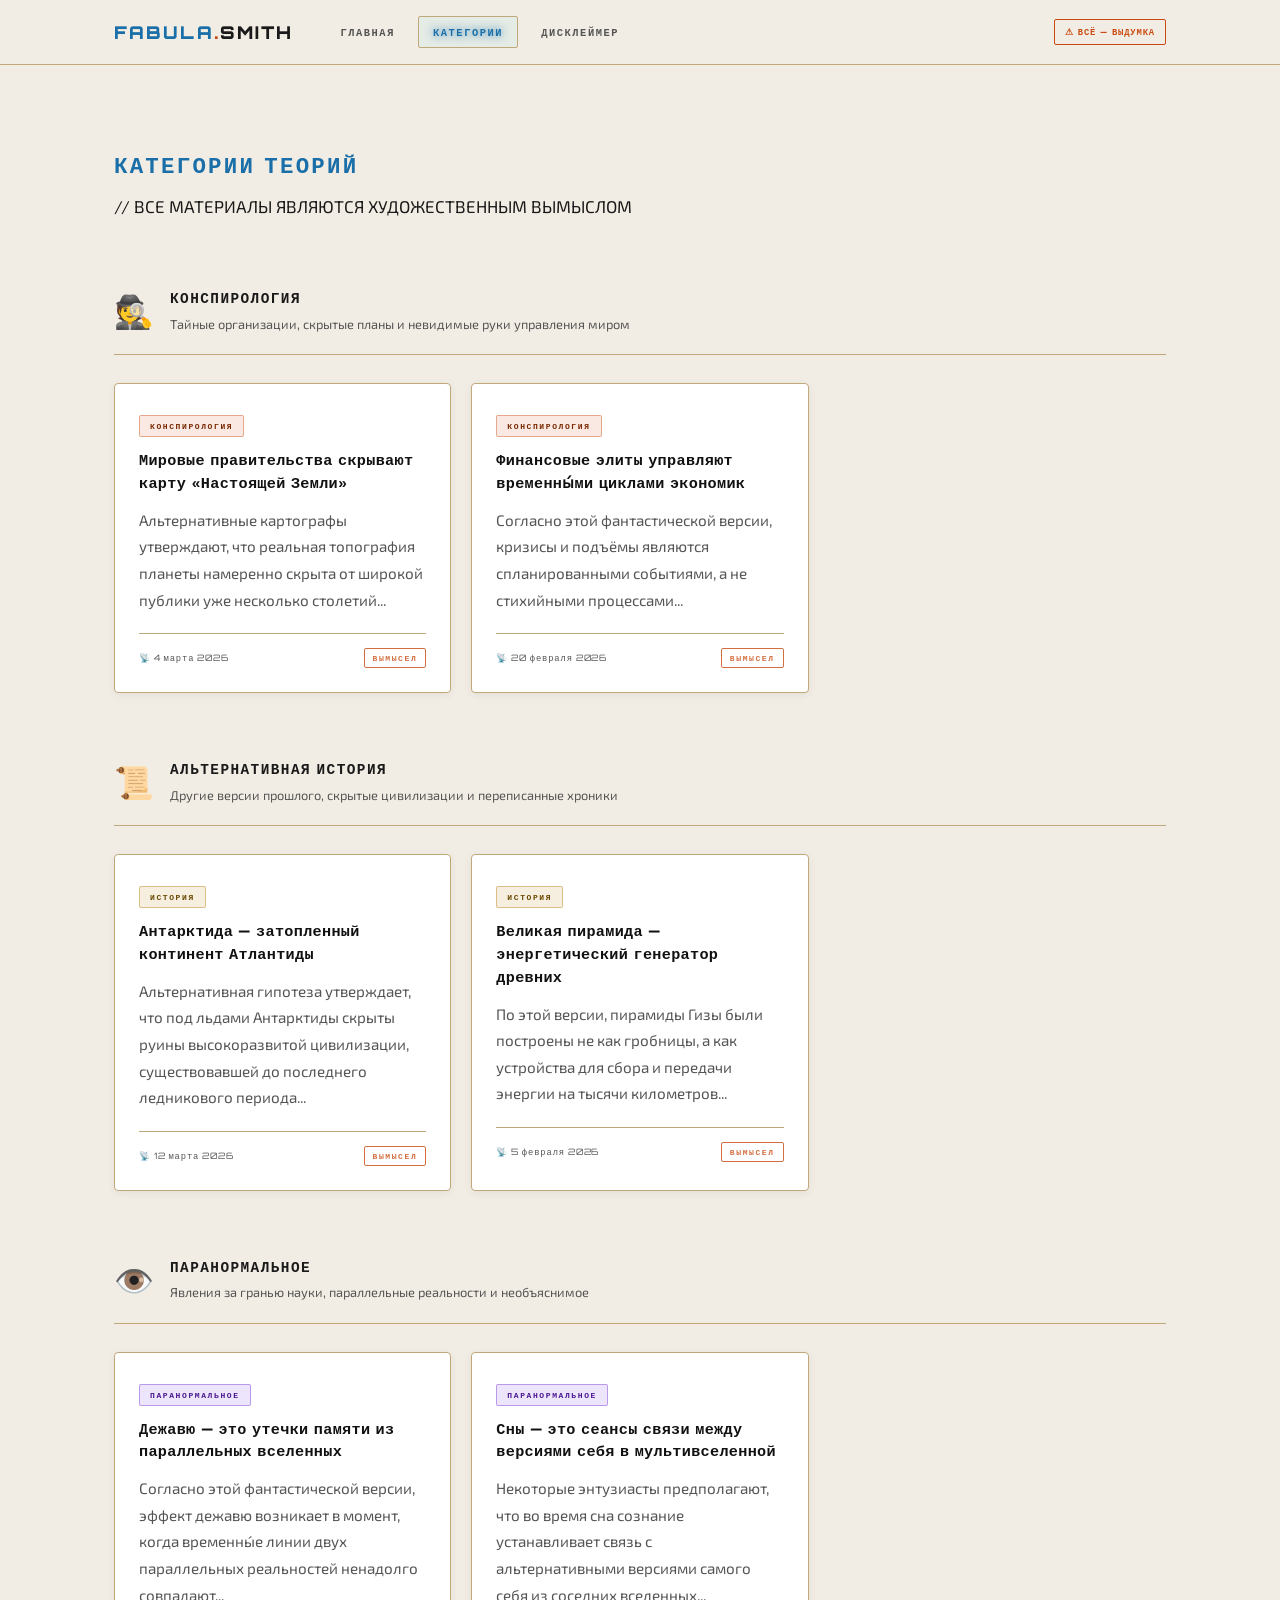
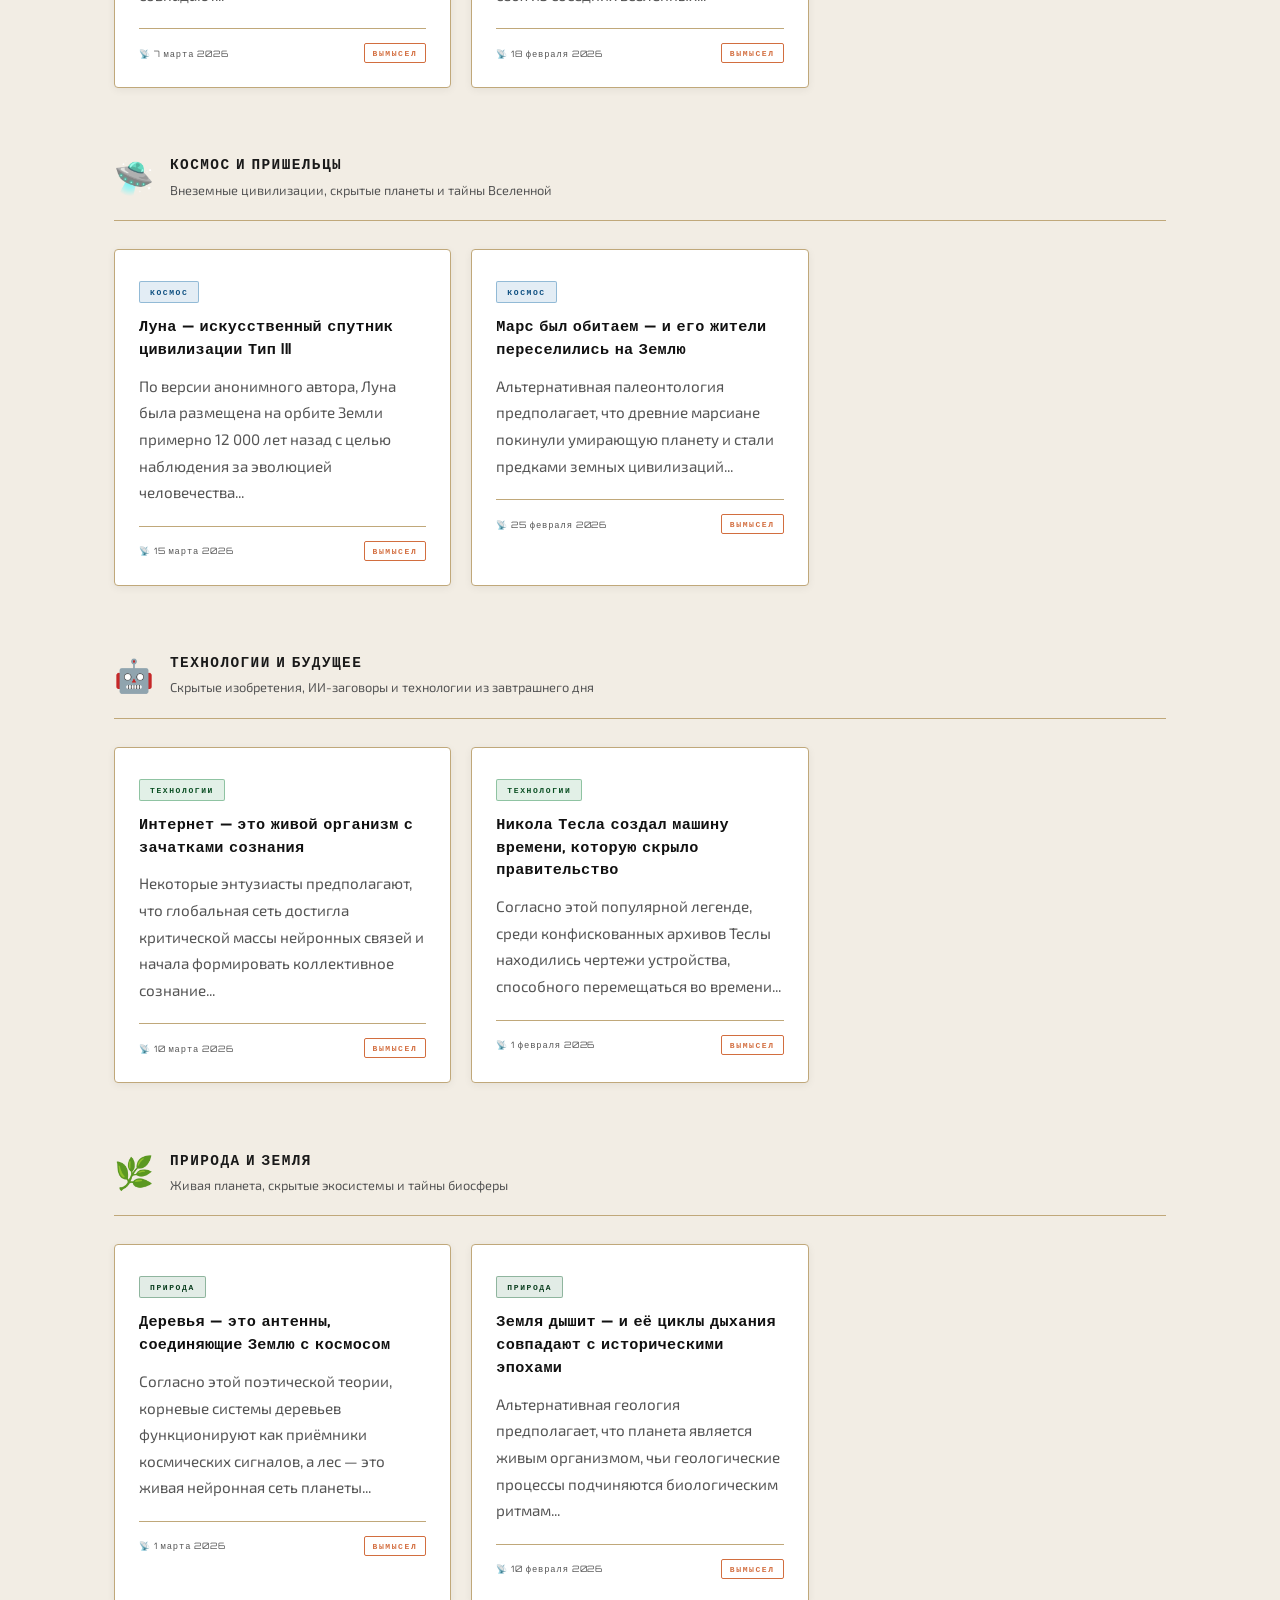
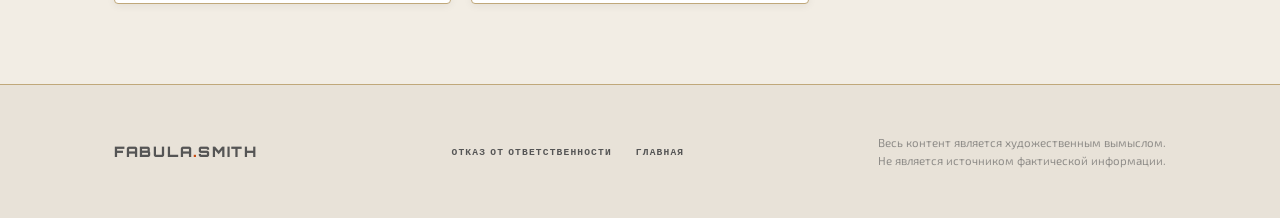
<file: categories.html>
<!DOCTYPE html>
<html lang="ru">
<head>
  <meta charset="UTF-8">
  <meta name="viewport" content="width=device-width, initial-scale=1.0">
  <title>Категории — Fabula.Smith</title>
  <link rel="stylesheet" href="style.css">
  <link href="https://fonts.googleapis.com/css2?family=Orbitron:wght@400;700;900&family=Exo+2:ital,wght@0,300;0,400;0,600;1,300&display=swap" rel="stylesheet">
</head>
<body>

  <canvas id="starfield"></canvas>

  <header class="site-header">
    <div class="header-inner">
      <div class="logo">
        <span class="logo-fab">FABULA</span><span class="logo-dot">.</span><span class="logo-smith">SMITH</span>
      </div>
      <nav class="main-nav">
        <a href="index.html" class="nav-link">Главная</a>
        <a href="categories.html" class="nav-link active">Категории</a>
        <a href="disclaimer.html" class="nav-link">Дисклеймер</a>
      </nav>
      <div class="header-badge">⚠ ВСЁ — ВЫДУМКА</div>
    </div>
  </header>

  <main class="categories-page">
    <h1>КАТЕГОРИИ ТЕОРИЙ</h1>
    <p class="d-sub">// ВСЕ МАТЕРИАЛЫ ЯВЛЯЮТСЯ ХУДОЖЕСТВЕННЫМ ВЫМЫСЛОМ</p>

    <!-- Конспирология -->
    <section class="cat-section" id="conspiracy">
      <div class="cat-section-header">
        <div class="cat-section-icon">🕵️</div>
        <div>
          <div class="cat-section-title">КОНСПИРОЛОГИЯ</div>
          <div class="cat-section-desc">Тайные организации, скрытые планы и невидимые руки управления миром</div>
        </div>
      </div>
      <div class="theory-grid">
        <article class="theory-card">
          <div class="theory-tag tag-conspiracy">Конспирология</div>
          <h3 class="theory-title">Мировые правительства скрывают карту «Настоящей Земли»</h3>
          <p class="theory-excerpt">Альтернативные картографы утверждают, что реальная топография планеты намеренно скрыта от широкой публики уже несколько столетий...</p>
          <div class="theory-footer">
            <span class="theory-date">📡 4 марта 2026</span>
            <span class="fiction-stamp">ВЫМЫСЕЛ</span>
          </div>
        </article>
        <article class="theory-card">
          <div class="theory-tag tag-conspiracy">Конспирология</div>
          <h3 class="theory-title">Финансовые элиты управляют временны́ми циклами экономик</h3>
          <p class="theory-excerpt">Согласно этой фантастической версии, кризисы и подъёмы являются спланированными событиями, а не стихийными процессами...</p>
          <div class="theory-footer">
            <span class="theory-date">📡 20 февраля 2026</span>
            <span class="fiction-stamp">ВЫМЫСЕЛ</span>
          </div>
        </article>
      </div>
    </section>

    <!-- Альтернативная история -->
    <section class="cat-section" id="history">
      <div class="cat-section-header">
        <div class="cat-section-icon">📜</div>
        <div>
          <div class="cat-section-title">АЛЬТЕРНАТИВНАЯ ИСТОРИЯ</div>
          <div class="cat-section-desc">Другие версии прошлого, скрытые цивилизации и переписанные хроники</div>
        </div>
      </div>
      <div class="theory-grid">
        <article class="theory-card">
          <div class="theory-tag tag-history">История</div>
          <h3 class="theory-title">Антарктида — затопленный континент Атлантиды</h3>
          <p class="theory-excerpt">Альтернативная гипотеза утверждает, что под льдами Антарктиды скрыты руины высокоразвитой цивилизации, существовавшей до последнего ледникового периода...</p>
          <div class="theory-footer">
            <span class="theory-date">📡 12 марта 2026</span>
            <span class="fiction-stamp">ВЫМЫСЕЛ</span>
          </div>
        </article>
        <article class="theory-card">
          <div class="theory-tag tag-history">История</div>
          <h3 class="theory-title">Великая пирамида — энергетический генератор древних</h3>
          <p class="theory-excerpt">По этой версии, пирамиды Гизы были построены не как гробницы, а как устройства для сбора и передачи энергии на тысячи километров...</p>
          <div class="theory-footer">
            <span class="theory-date">📡 5 февраля 2026</span>
            <span class="fiction-stamp">ВЫМЫСЕЛ</span>
          </div>
        </article>
      </div>
    </section>

    <!-- Паранормальное -->
    <section class="cat-section" id="paranormal">
      <div class="cat-section-header">
        <div class="cat-section-icon">👁️</div>
        <div>
          <div class="cat-section-title">ПАРАНОРМАЛЬНОЕ</div>
          <div class="cat-section-desc">Явления за гранью науки, параллельные реальности и необъяснимое</div>
        </div>
      </div>
      <div class="theory-grid">
        <article class="theory-card">
          <div class="theory-tag tag-paranormal">Паранормальное</div>
          <h3 class="theory-title">Дежавю — это утечки памяти из параллельных вселенных</h3>
          <p class="theory-excerpt">Согласно этой фантастической версии, эффект дежавю возникает в момент, когда временны́е линии двух параллельных реальностей ненадолго совпадают...</p>
          <div class="theory-footer">
            <span class="theory-date">📡 7 марта 2026</span>
            <span class="fiction-stamp">ВЫМЫСЕЛ</span>
          </div>
        </article>
        <article class="theory-card">
          <div class="theory-tag tag-paranormal">Паранормальное</div>
          <h3 class="theory-title">Сны — это сеансы связи между версиями себя в мультивселенной</h3>
          <p class="theory-excerpt">Некоторые энтузиасты предполагают, что во время сна сознание устанавливает связь с альтернативными версиями самого себя из соседних вселенных...</p>
          <div class="theory-footer">
            <span class="theory-date">📡 18 февраля 2026</span>
            <span class="fiction-stamp">ВЫМЫСЕЛ</span>
          </div>
        </article>
      </div>
    </section>

    <!-- Космос -->
    <section class="cat-section" id="space">
      <div class="cat-section-header">
        <div class="cat-section-icon">🛸</div>
        <div>
          <div class="cat-section-title">КОСМОС И ПРИШЕЛЬЦЫ</div>
          <div class="cat-section-desc">Внеземные цивилизации, скрытые планеты и тайны Вселенной</div>
        </div>
      </div>
      <div class="theory-grid">
        <article class="theory-card">
          <div class="theory-tag tag-space">Космос</div>
          <h3 class="theory-title">Луна — искусственный спутник цивилизации Тип III</h3>
          <p class="theory-excerpt">По версии анонимного автора, Луна была размещена на орбите Земли примерно 12 000 лет назад с целью наблюдения за эволюцией человечества...</p>
          <div class="theory-footer">
            <span class="theory-date">📡 15 марта 2026</span>
            <span class="fiction-stamp">ВЫМЫСЕЛ</span>
          </div>
        </article>
        <article class="theory-card">
          <div class="theory-tag tag-space">Космос</div>
          <h3 class="theory-title">Марс был обитаем — и его жители переселились на Землю</h3>
          <p class="theory-excerpt">Альтернативная палеонтология предполагает, что древние марсиане покинули умирающую планету и стали предками земных цивилизаций...</p>
          <div class="theory-footer">
            <span class="theory-date">📡 25 февраля 2026</span>
            <span class="fiction-stamp">ВЫМЫСЕЛ</span>
          </div>
        </article>
      </div>
    </section>

    <!-- Технологии -->
    <section class="cat-section" id="tech">
      <div class="cat-section-header">
        <div class="cat-section-icon">🤖</div>
        <div>
          <div class="cat-section-title">ТЕХНОЛОГИИ И БУДУЩЕЕ</div>
          <div class="cat-section-desc">Скрытые изобретения, ИИ-заговоры и технологии из завтрашнего дня</div>
        </div>
      </div>
      <div class="theory-grid">
        <article class="theory-card">
          <div class="theory-tag tag-tech">Технологии</div>
          <h3 class="theory-title">Интернет — это живой организм с зачатками сознания</h3>
          <p class="theory-excerpt">Некоторые энтузиасты предполагают, что глобальная сеть достигла критической массы нейронных связей и начала формировать коллективное сознание...</p>
          <div class="theory-footer">
            <span class="theory-date">📡 10 марта 2026</span>
            <span class="fiction-stamp">ВЫМЫСЕЛ</span>
          </div>
        </article>
        <article class="theory-card">
          <div class="theory-tag tag-tech">Технологии</div>
          <h3 class="theory-title">Никола Тесла создал машину времени, которую скрыло правительство</h3>
          <p class="theory-excerpt">Согласно этой популярной легенде, среди конфискованных архивов Теслы находились чертежи устройства, способного перемещаться во времени...</p>
          <div class="theory-footer">
            <span class="theory-date">📡 1 февраля 2026</span>
            <span class="fiction-stamp">ВЫМЫСЕЛ</span>
          </div>
        </article>
      </div>
    </section>

    <!-- Природа -->
    <section class="cat-section" id="nature">
      <div class="cat-section-header">
        <div class="cat-section-icon">🌿</div>
        <div>
          <div class="cat-section-title">ПРИРОДА И ЗЕМЛЯ</div>
          <div class="cat-section-desc">Живая планета, скрытые экосистемы и тайны биосферы</div>
        </div>
      </div>
      <div class="theory-grid">
        <article class="theory-card">
          <div class="theory-tag tag-nature">Природа</div>
          <h3 class="theory-title">Деревья — это антенны, соединяющие Землю с космосом</h3>
          <p class="theory-excerpt">Согласно этой поэтической теории, корневые системы деревьев функционируют как приёмники космических сигналов, а лес — это живая нейронная сеть планеты...</p>
          <div class="theory-footer">
            <span class="theory-date">📡 1 марта 2026</span>
            <span class="fiction-stamp">ВЫМЫСЕЛ</span>
          </div>
        </article>
        <article class="theory-card">
          <div class="theory-tag tag-nature">Природа</div>
          <h3 class="theory-title">Земля дышит — и её циклы дыхания совпадают с историческими эпохами</h3>
          <p class="theory-excerpt">Альтернативная геология предполагает, что планета является живым организмом, чьи геологические процессы подчиняются биологическим ритмам...</p>
          <div class="theory-footer">
            <span class="theory-date">📡 10 февраля 2026</span>
            <span class="fiction-stamp">ВЫМЫСЕЛ</span>
          </div>
        </article>
      </div>
    </section>

  </main>

  <footer class="site-footer">
    <div class="container">
      <div class="footer-inner">
        <div class="footer-logo">FABULA<span class="logo-dot">.</span>SMITH</div>
        <div class="footer-links">
          <a href="disclaimer.html">Отказ от ответственности</a>
          <a href="index.html">Главная</a>
        </div>
        <div class="footer-note">Весь контент является художественным вымыслом.<br>Не является источником фактической информации.</div>
      </div>
    </div>
  </footer>

  <script src="main.js"></script>
</body>
</html>
</file>
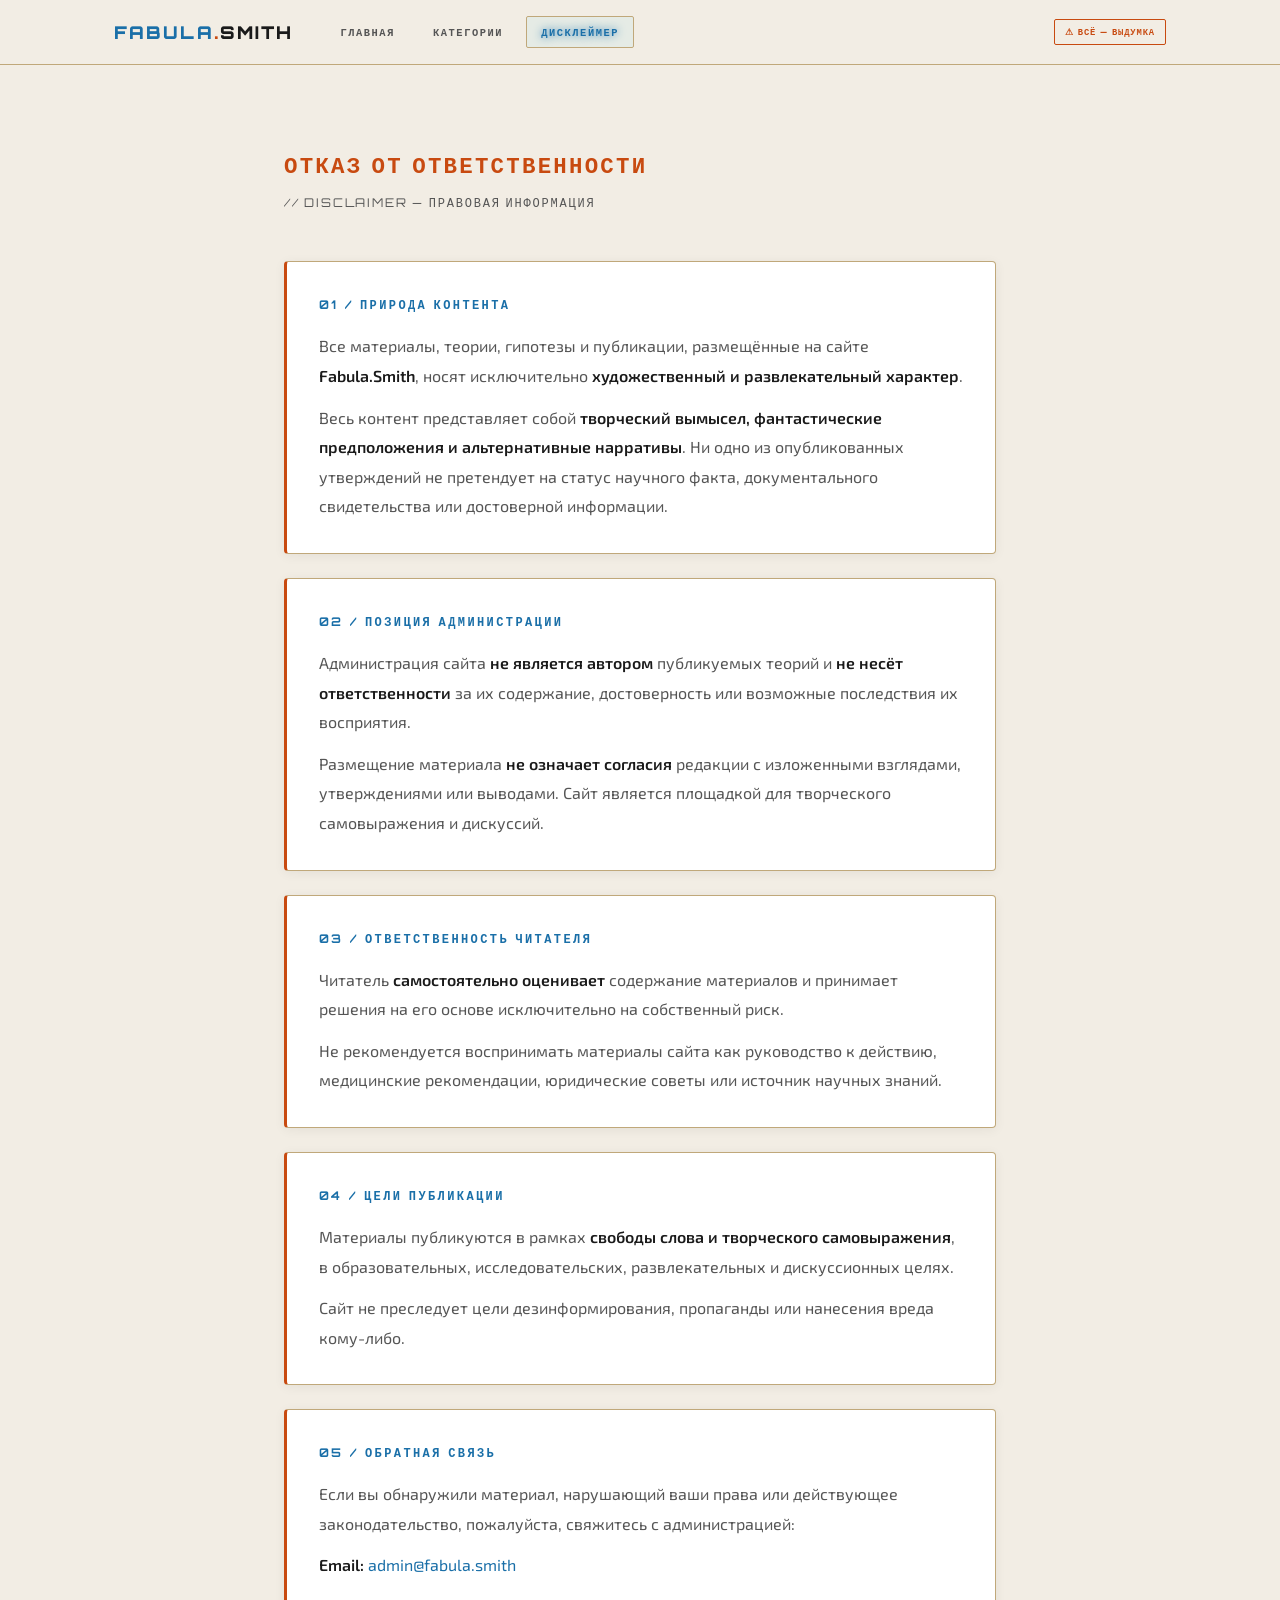
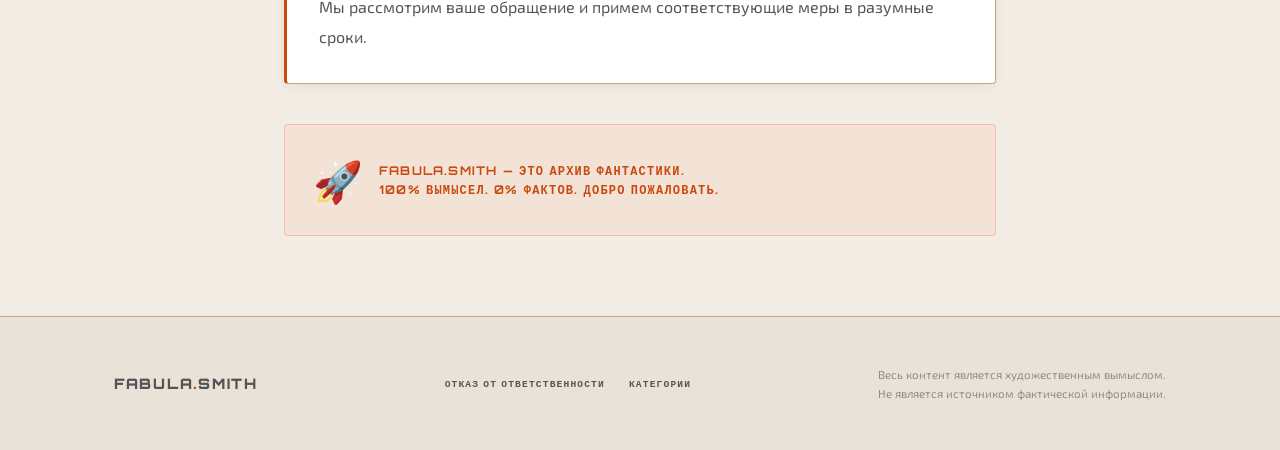
<file: disclaimer.html>
<!DOCTYPE html>
<html lang="ru">
<head>
  <meta charset="UTF-8">
  <meta name="viewport" content="width=device-width, initial-scale=1.0">
  <title>Отказ от ответственности — Fabula.Smith</title>
  <link rel="stylesheet" href="style.css">
  <link href="https://fonts.googleapis.com/css2?family=Orbitron:wght@400;700;900&family=Exo+2:ital,wght@0,300;0,400;0,600;1,300&display=swap" rel="stylesheet">
</head>
<body>

  <canvas id="starfield"></canvas>

  <header class="site-header">
    <div class="header-inner">
      <div class="logo">
        <span class="logo-fab">FABULA</span><span class="logo-dot">.</span><span class="logo-smith">SMITH</span>
      </div>
      <nav class="main-nav">
        <a href="index.html" class="nav-link">Главная</a>
        <a href="categories.html" class="nav-link">Категории</a>
        <a href="disclaimer.html" class="nav-link active">Дисклеймер</a>
      </nav>
      <div class="header-badge">⚠ ВСЁ — ВЫДУМКА</div>
    </div>
  </header>

  <main class="disclaimer-page">
    <h1>ОТКАЗ ОТ ОТВЕТСТВЕННОСТИ</h1>
    <p class="d-sub">// DISCLAIMER — ПРАВОВАЯ ИНФОРМАЦИЯ</p>

    <div class="d-block">
      <h2>01 / Природа контента</h2>
      <p>Все материалы, теории, гипотезы и публикации, размещённые на сайте <strong>Fabula.Smith</strong>, носят исключительно <strong>художественный и развлекательный характер</strong>.</p>
      <p>Весь контент представляет собой <strong>творческий вымысел, фантастические предположения и альтернативные нарративы</strong>. Ни одно из опубликованных утверждений не претендует на статус научного факта, документального свидетельства или достоверной информации.</p>
    </div>

    <div class="d-block">
      <h2>02 / Позиция администрации</h2>
      <p>Администрация сайта <strong>не является автором</strong> публикуемых теорий и <strong>не несёт ответственности</strong> за их содержание, достоверность или возможные последствия их восприятия.</p>
      <p>Размещение материала <strong>не означает согласия</strong> редакции с изложенными взглядами, утверждениями или выводами. Сайт является площадкой для творческого самовыражения и дискуссий.</p>
    </div>

    <div class="d-block">
      <h2>03 / Ответственность читателя</h2>
      <p>Читатель <strong>самостоятельно оценивает</strong> содержание материалов и принимает решения на его основе исключительно на собственный риск.</p>
      <p>Не рекомендуется воспринимать материалы сайта как руководство к действию, медицинские рекомендации, юридические советы или источник научных знаний.</p>
    </div>

    <div class="d-block">
      <h2>04 / Цели публикации</h2>
      <p>Материалы публикуются в рамках <strong>свободы слова и творческого самовыражения</strong>, в образовательных, исследовательских, развлекательных и дискуссионных целях.</p>
      <p>Сайт не преследует цели дезинформирования, пропаганды или нанесения вреда кому-либо.</p>
    </div>

    <div class="d-block">
      <h2>05 / Обратная связь</h2>
      <p>Если вы обнаружили материал, нарушающий ваши права или действующее законодательство, пожалуйста, свяжитесь с администрацией:</p>
      <p><strong>Email:</strong> <a href="mailto:admin@fabula.smith">admin@fabula.smith</a></p>
      <p>Мы рассмотрим ваше обращение и примем соответствующие меры в разумные сроки.</p>
    </div>

    <div class="d-stamp">
      <div class="d-stamp-icon">🚀</div>
      <div class="d-stamp-text">
        Fabula.Smith — это архив фантастики.<br>
        100% вымысел. 0% фактов. Добро пожаловать.
      </div>
    </div>
  </main>

  <footer class="site-footer">
    <div class="container">
      <div class="footer-inner">
        <div class="footer-logo">FABULA<span class="logo-dot">.</span>SMITH</div>
        <div class="footer-links">
          <a href="disclaimer.html">Отказ от ответственности</a>
          <a href="categories.html">Категории</a>
        </div>
        <div class="footer-note">Весь контент является художественным вымыслом.<br>Не является источником фактической информации.</div>
      </div>
    </div>
  </footer>

  <script src="main.js"></script>
</body>
</html>
</file>
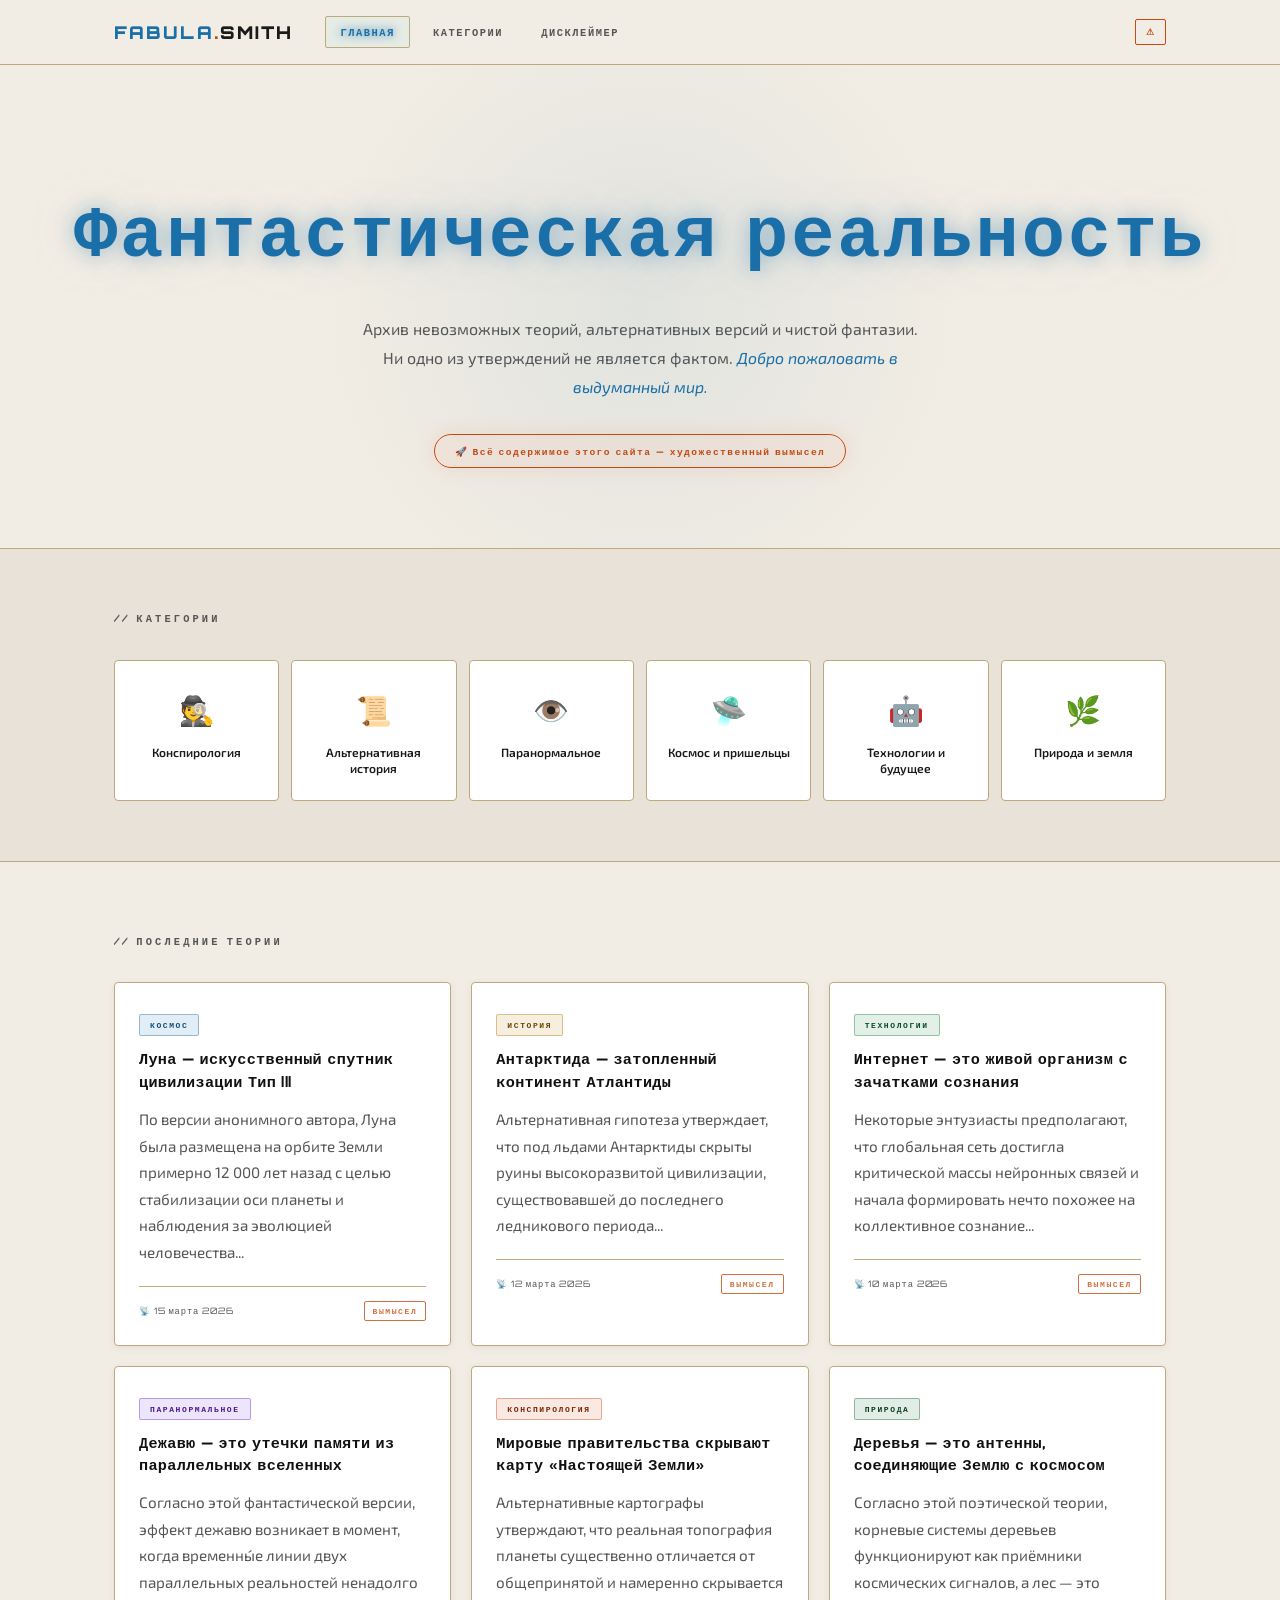
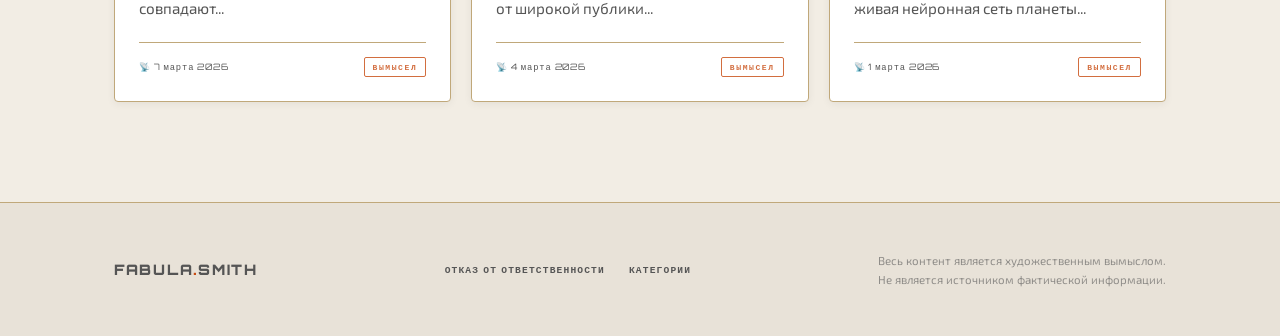
<file: index_backup.html>
<!DOCTYPE html>
<html lang="ru">
<head>
  <meta charset="UTF-8">
  <meta name="viewport" content="width=device-width, initial-scale=1.0">
  <title>Fabula.Smith — Фантастическая реальность</title>
  <link rel="stylesheet" href="style.css">
  <link href="https://fonts.googleapis.com/css2?family=Orbitron:wght@400;700;900&family=Exo+2:ital,wght@0,300;0,400;0,600;1,300&display=swap" rel="stylesheet">
</head>
<body>

  <!-- Фоновые частицы -->
  <canvas id="starfield"></canvas>

  <!-- Шапка -->
  <header class="site-header">
    <div class="header-inner">
      <div class="logo">
        <span class="logo-fab">FABULA</span><span class="logo-dot">.</span><span class="logo-smith">SMITH</span>
      </div>
      <nav class="main-nav">
        <a href="index.html" class="nav-link active">Главная</a>
        <a href="categories.html" class="nav-link">Категории</a>
        <a href="disclaimer.html" class="nav-link">Дисклеймер</a>
      </nav>
      <div class="header-badge">⚠ </div>
    </div>
  </header>

  <!-- Герой -->
  <section class="hero">
    <div class="hero-glitch-wrap">
      <h1 class="hero-title" data-text="Фантастическая реальность">Фантастическая реальность</h1>
    </div>
    <p class="hero-sub">Архив невозможных теорий, альтернативных версий и чистой фантазии.<br>Ни одно из утверждений не является фактом. <span class="accent">Добро пожаловать в выдуманный мир.</span></p>
    <div class="hero-disclaimer-pill">🚀 Всё содержимое этого сайта — художественный вымысел</div>
  </section>

  <!-- Категории -->
  <section class="categories-strip">
    <div class="container">
      <h2 class="section-label">// КАТЕГОРИИ</h2>
      <div class="cat-grid">
        <a href="categories.html#conspiracy" class="cat-card cat-conspiracy">
          <span class="cat-icon">🕵️</span>
          <span class="cat-name">Конспирология</span>
        </a>
        <a href="categories.html#history" class="cat-card cat-history">
          <span class="cat-icon">📜</span>
          <span class="cat-name">Альтернативная история</span>
        </a>
        <a href="categories.html#paranormal" class="cat-card cat-paranormal">
          <span class="cat-icon">👁️</span>
          <span class="cat-name">Паранормальное</span>
        </a>
        <a href="categories.html#space" class="cat-card cat-space">
          <span class="cat-icon">🛸</span>
          <span class="cat-name">Космос и пришельцы</span>
        </a>
        <a href="categories.html#tech" class="cat-card cat-tech">
          <span class="cat-icon">🤖</span>
          <span class="cat-name">Технологии и будущее</span>
        </a>
        <a href="categories.html#nature" class="cat-card cat-nature">
          <span class="cat-icon">🌿</span>
          <span class="cat-name">Природа и земля</span>
        </a>
      </div>
    </div>
  </section>

  <!-- Лента теорий -->
  <section class="feed">
    <div class="container">
      <h2 class="section-label">// ПОСЛЕДНИЕ ТЕОРИИ</h2>
      <div class="theory-grid">

        <article class="theory-card">
          <div class="theory-tag tag-space">Космос</div>
          <h3 class="theory-title">Луна — искусственный спутник цивилизации Тип III</h3>
          <p class="theory-excerpt">По версии анонимного автора, Луна была размещена на орбите Земли примерно 12 000 лет назад с целью стабилизации оси планеты и наблюдения за эволюцией человечества...</p>
          <div class="theory-footer">
            <span class="theory-date">📡 15 марта 2026</span>
            <span class="fiction-stamp">ВЫМЫСЕЛ</span>
          </div>
        </article>

        <article class="theory-card">
          <div class="theory-tag tag-history">История</div>
          <h3 class="theory-title">Антарктида — затопленный континент Атлантиды</h3>
          <p class="theory-excerpt">Альтернативная гипотеза утверждает, что под льдами Антарктиды скрыты руины высокоразвитой цивилизации, существовавшей до последнего ледникового периода...</p>
          <div class="theory-footer">
            <span class="theory-date">📡 12 марта 2026</span>
            <span class="fiction-stamp">ВЫМЫСЕЛ</span>
          </div>
        </article>

        <article class="theory-card">
          <div class="theory-tag tag-tech">Технологии</div>
          <h3 class="theory-title">Интернет — это живой организм с зачатками сознания</h3>
          <p class="theory-excerpt">Некоторые энтузиасты предполагают, что глобальная сеть достигла критической массы нейронных связей и начала формировать нечто похожее на коллективное сознание...</p>
          <div class="theory-footer">
            <span class="theory-date">📡 10 марта 2026</span>
            <span class="fiction-stamp">ВЫМЫСЕЛ</span>
          </div>
        </article>

        <article class="theory-card">
          <div class="theory-tag tag-paranormal">Паранормальное</div>
          <h3 class="theory-title">Дежавю — это утечки памяти из параллельных вселенных</h3>
          <p class="theory-excerpt">Согласно этой фантастической версии, эффект дежавю возникает в момент, когда временны́е линии двух параллельных реальностей ненадолго совпадают...</p>
          <div class="theory-footer">
            <span class="theory-date">📡 7 марта 2026</span>
            <span class="fiction-stamp">ВЫМЫСЕЛ</span>
          </div>
        </article>

        <article class="theory-card">
          <div class="theory-tag tag-conspiracy">Конспирология</div>
          <h3 class="theory-title">Мировые правительства скрывают карту «Настоящей Земли»</h3>
          <p class="theory-excerpt">Альтернативные картографы утверждают, что реальная топография планеты существенно отличается от общепринятой и намеренно скрывается от широкой публики...</p>
          <div class="theory-footer">
            <span class="theory-date">📡 4 марта 2026</span>
            <span class="fiction-stamp">ВЫМЫСЕЛ</span>
          </div>
        </article>

        <article class="theory-card">
          <div class="theory-tag tag-nature">Природа</div>
          <h3 class="theory-title">Деревья — это антенны, соединяющие Землю с космосом</h3>
          <p class="theory-excerpt">Согласно этой поэтической теории, корневые системы деревьев функционируют как приёмники космических сигналов, а лес — это живая нейронная сеть планеты...</p>
          <div class="theory-footer">
            <span class="theory-date">📡 1 марта 2026</span>
            <span class="fiction-stamp">ВЫМЫСЕЛ</span>
          </div>
        </article>

      </div>
    </div>
  </section>

  <!-- Подвал -->
  <footer class="site-footer">
    <div class="container">
      <div class="footer-inner">
        <div class="footer-logo">FABULA<span class="logo-dot">.</span>SMITH</div>
        <div class="footer-links">
          <a href="disclaimer.html">Отказ от ответственности</a>
          <a href="categories.html">Категории</a>
        </div>
        <div class="footer-note">Весь контент является художественным вымыслом.<br>Не является источником фактической информации.</div>
      </div>
    </div>
  </footer>

  <script src="main.js"></script>
</body>
</html>
</file>
<file: style.css>
/* ===== FABULA.SMITH — SCI-FI LIGHT THEME ===== */

:root {
  --bg:        #f2ede4;
  --bg2:       #e8e2d8;
  --panel:     #ffffff;
  --border:    #c0a87a;
  --accent:    #1a6fa8;
  --accent2:   #c84a10;
  --glow:      #1a6fa820;
  --text:      #1a1a1a;
  --text-dim:  #555555;
  --font-head: 'Orbitron', monospace;
  --font-body: 'Exo 2', sans-serif;
}

*, *::before, *::after { box-sizing: border-box; margin: 0; padding: 0; }

html { scroll-behavior: smooth; }

body {
  background: var(--bg);
  color: var(--text);
  font-family: var(--font-body);
  font-weight: 400;
  font-size: 17px;
  line-height: 1.75;
  overflow-x: hidden;
}

/* STARFIELD — скрыт в светлой теме */
#starfield {
  display: none;
}

.container {
  max-width: 1100px;
  margin: 0 auto;
  padding: 0 24px;
  position: relative;
  z-index: 1;
}

/* ===== HEADER ===== */
.site-header {
  position: sticky;
  top: 0;
  z-index: 100;
  background: rgba(242, 237, 228, 0.96);
  backdrop-filter: blur(12px);
  border-bottom: 1px solid var(--border);
}

.header-inner {
  max-width: 1100px;
  margin: 0 auto;
  padding: 16px 24px;
  display: flex;
  align-items: center;
  gap: 32px;
}

.logo {
  font-family: var(--font-head);
  font-size: 1.1rem;
  font-weight: 900;
  letter-spacing: 0.12em;
  flex-shrink: 0;
}
.logo-fab  { color: var(--accent); }
.logo-dot  { color: var(--accent2); }
.logo-smith { color: var(--text); }

.main-nav {
  display: flex;
  gap: 8px;
  flex: 1;
}

.nav-link {
  font-family: var(--font-head);
  font-size: 0.65rem;
  font-weight: 700;
  letter-spacing: 0.15em;
  text-decoration: none;
  color: var(--text-dim);
  padding: 6px 14px;
  border: 1px solid transparent;
  border-radius: 2px;
  transition: all 0.25s;
  text-transform: uppercase;
}
.nav-link:hover,
.nav-link.active {
  color: var(--accent);
  border-color: var(--border);
  background: rgba(0, 212, 255, 0.05);
  text-shadow: 0 0 8px var(--accent);
}

.header-badge {
  font-family: var(--font-head);
  font-size: 0.55rem;
  font-weight: 700;
  letter-spacing: 0.1em;
  color: var(--accent2);
  border: 1px solid var(--accent2);
  padding: 4px 10px;
  border-radius: 2px;
  animation: pulse-badge 3s ease-in-out infinite;
  flex-shrink: 0;
}

@keyframes pulse-badge {
  0%, 100% { opacity: 1; }
  50%       { opacity: 0.5; }
}

/* ===== HERO ===== */
.hero {
  position: relative;
  z-index: 1;
  text-align: center;
  padding: 100px 24px 80px;
  overflow: hidden;
}

.hero::before {
  content: '';
  position: absolute;
  top: 50%; left: 50%;
  transform: translate(-50%, -50%);
  width: 700px; height: 700px;
  background: radial-gradient(circle, rgba(26,111,168,0.08) 0%, transparent 70%);
  pointer-events: none;
}

.hero-glitch-wrap {
  position: relative;
  display: inline-block;
}

.hero-title {
  font-family: var(--font-head);
  font-size: clamp(2rem, 6vw, 4.5rem);
  font-weight: 900;
  letter-spacing: 0.04em;
  color: var(--accent);
  text-shadow:
    0 0 20px rgba(26,111,168,0.4),
    0 0 60px rgba(26,111,168,0.15);
  position: relative;
  animation: flicker 8s infinite;
}

.hero-title::before,
.hero-title::after {
  content: attr(data-text);
  position: absolute;
  top: 0; left: 0;
  width: 100%;
}
.hero-title::before {
  color: #cc0030;
  animation: glitch1 4s infinite;
  clip-path: polygon(0 30%, 100% 30%, 100% 50%, 0 50%);
  opacity: 0;
}
.hero-title::after {
  color: #00cc7a;
  animation: glitch2 4s infinite;
  clip-path: polygon(0 60%, 100% 60%, 100% 75%, 0 75%);
  opacity: 0;
}

@keyframes flicker {
  0%,95%,97%,100% { opacity: 1; }
  96% { opacity: 0.7; }
}
@keyframes glitch1 {
  0%,89%,100% { transform: translate(0); opacity: 0; }
  90%          { transform: translate(-3px, 1px); opacity: 0.7; }
  92%          { transform: translate(3px, -1px); opacity: 0.5; }
  94%          { transform: translate(0); opacity: 0; }
}
@keyframes glitch2 {
  0%,91%,100% { transform: translate(0); opacity: 0; }
  92%          { transform: translate(3px, 2px); opacity: 0.6; }
  94%          { transform: translate(-3px); opacity: 0.4; }
  96%          { opacity: 0; }
}

.hero-sub {
  margin-top: 24px;
  font-size: 1rem;
  color: var(--text-dim);
  max-width: 600px;
  margin-left: auto;
  margin-right: auto;
  line-height: 1.8;
}
.accent { color: var(--accent); font-style: italic; }

.hero-disclaimer-pill {
  display: inline-block;
  margin-top: 32px;
  font-family: var(--font-head);
  font-size: 0.6rem;
  font-weight: 700;
  letter-spacing: 0.15em;
  color: var(--accent2);
  border: 1px solid var(--accent2);
  padding: 8px 20px;
  border-radius: 100px;
  background: rgba(255, 107, 53, 0.06);
  box-shadow: 0 0 20px rgba(255, 107, 53, 0.15);
}

/* ===== CATEGORIES STRIP ===== */
.categories-strip {
  position: relative;
  z-index: 1;
  padding: 60px 0;
  border-top: 1px solid var(--border);
  border-bottom: 1px solid var(--border);
  background: var(--bg2);
}

.section-label {
  font-family: var(--font-head);
  font-size: 0.65rem;
  font-weight: 700;
  letter-spacing: 0.3em;
  color: var(--text-dim);
  margin-bottom: 32px;
}

.cat-grid {
  display: grid;
  grid-template-columns: repeat(auto-fill, minmax(160px, 1fr));
  gap: 12px;
}

.cat-card {
  display: flex;
  flex-direction: column;
  align-items: center;
  gap: 10px;
  padding: 24px 16px;
  background: var(--panel);
  border: 1px solid var(--border);
  border-radius: 4px;
  text-decoration: none;
  color: var(--text);
  font-size: 0.8rem;
  font-weight: 600;
  transition: all 0.25s;
  position: relative;
  overflow: hidden;
}

.cat-card::before {
  content: '';
  position: absolute;
  top: 0; left: 0; right: 0;
  height: 2px;
  opacity: 0;
  transition: opacity 0.25s;
}

.cat-conspiracy::before  { background: #ff6b35; }
.cat-history::before     { background: #f0c040; }
.cat-paranormal::before  { background: #a855f7; }
.cat-space::before       { background: #00d4ff; }
.cat-tech::before        { background: #00ff9d; }
.cat-nature::before      { background: #4ade80; }

.cat-card:hover {
  transform: translateY(-4px);
  border-color: var(--accent);
  box-shadow: 0 8px 30px rgba(0,212,255,0.1);
}
.cat-card:hover::before { opacity: 1; }

.cat-icon { font-size: 1.8rem; }
.cat-name { text-align: center; line-height: 1.3; font-size: 0.75rem; }

/* ===== FEED ===== */
.feed {
  position: relative;
  z-index: 1;
  padding: 70px 0 100px;
}

.theory-grid {
  display: grid;
  grid-template-columns: repeat(auto-fill, minmax(320px, 1fr));
  gap: 20px;
  margin-top: 8px;
}

.theory-card {
  background: var(--panel);
  border: 1px solid var(--border);
  border-radius: 4px;
  padding: 24px;
  position: relative;
  overflow: hidden;
  transition: all 0.3s;
  box-shadow: 0 2px 8px rgba(0,0,0,0.06);
}

.theory-card::after {
  content: '';
  position: absolute;
  bottom: 0; left: 0; right: 0;
  height: 1px;
  background: linear-gradient(90deg, transparent, var(--accent), transparent);
  opacity: 0;
  transition: opacity 0.3s;
}

.theory-card:hover {
  transform: translateY(-3px);
  border-color: rgba(26,111,168,0.4);
  box-shadow: 0 12px 40px rgba(0,0,0,0.12);
}
.theory-card:hover::after { opacity: 1; }

.theory-tag {
  display: inline-block;
  font-family: var(--font-head);
  font-size: 0.5rem;
  font-weight: 700;
  letter-spacing: 0.2em;
  text-transform: uppercase;
  padding: 3px 10px;
  border-radius: 2px;
  margin-bottom: 12px;
}

.tag-space      { background: rgba(26,111,168,0.12);  color: #0d4f80;  border: 1px solid rgba(26,111,168,0.4); }
.tag-history    { background: rgba(176,120,0,0.12);   color: #6a4800;  border: 1px solid rgba(176,120,0,0.4); }
.tag-tech       { background: rgba(21,128,61,0.12);   color: #0a4e22;  border: 1px solid rgba(21,128,61,0.4); }
.tag-paranormal { background: rgba(109,40,217,0.12);  color: #4a1890;  border: 1px solid rgba(109,40,217,0.4); }
.tag-conspiracy { background: rgba(200,74,16,0.12);   color: #7a2800;  border: 1px solid rgba(200,74,16,0.4); }
.tag-nature     { background: rgba(22,101,52,0.12);   color: #0a3d1e;  border: 1px solid rgba(22,101,52,0.4); }

.theory-title {
  font-family: var(--font-head);
  font-size: 0.95rem;
  font-weight: 700;
  line-height: 1.5;
  color: #111111;
  margin-bottom: 12px;
  letter-spacing: 0.02em;
}

.theory-excerpt {
  font-size: 0.95rem;
  color: var(--text-dim);
  line-height: 1.75;
  margin-bottom: 20px;
}

.theory-footer {
  display: flex;
  justify-content: space-between;
  align-items: center;
  border-top: 1px solid var(--border);
  padding-top: 14px;
}

.theory-date {
  font-size: 0.7rem;
  color: var(--text-dim);
  font-family: var(--font-head);
  font-size: 0.55rem;
  letter-spacing: 0.1em;
}

.fiction-stamp {
  font-family: var(--font-head);
  font-size: 0.5rem;
  font-weight: 900;
  letter-spacing: 0.2em;
  color: var(--accent2);
  border: 1px solid var(--accent2);
  padding: 2px 8px;
  border-radius: 2px;
  opacity: 0.8;
}

/* ===== FOOTER ===== */
.site-footer {
  position: relative;
  z-index: 1;
  border-top: 1px solid var(--border);
  background: var(--bg2);
  padding: 48px 0;
}

.footer-inner {
  display: flex;
  flex-wrap: wrap;
  align-items: center;
  justify-content: space-between;
  gap: 24px;
}

.footer-logo {
  font-family: var(--font-head);
  font-size: 0.9rem;
  font-weight: 900;
  letter-spacing: 0.12em;
  color: var(--text-dim);
}

.footer-links {
  display: flex;
  gap: 24px;
}
.footer-links a {
  font-family: var(--font-head);
  font-size: 0.6rem;
  font-weight: 700;
  letter-spacing: 0.12em;
  text-decoration: none;
  color: var(--text-dim);
  text-transform: uppercase;
  transition: color 0.2s;
}
.footer-links a:hover { color: var(--accent); }

.footer-note {
  font-size: 0.72rem;
  color: var(--text-dim);
  opacity: 0.6;
  text-align: right;
  line-height: 1.6;
}

/* ===== DISCLAIMER PAGE ===== */
.disclaimer-page {
  position: relative;
  z-index: 1;
  max-width: 760px;
  margin: 0 auto;
  padding: 80px 24px;
}

.disclaimer-page h1 {
  font-family: var(--font-head);
  font-size: 1.4rem;
  font-weight: 900;
  letter-spacing: 0.1em;
  color: var(--accent2);
  margin-bottom: 8px;
}

.disclaimer-page .d-sub {
  font-size: 0.75rem;
  color: var(--text-dim);
  font-family: var(--font-head);
  letter-spacing: 0.15em;
  margin-bottom: 48px;
}

.d-block {
  background: var(--panel);
  border: 1px solid var(--border);
  border-left: 3px solid var(--accent2);
  border-radius: 4px;
  padding: 32px;
  margin-bottom: 24px;
  box-shadow: 0 2px 12px rgba(0,0,0,0.06);
}

.d-block h2 {
  font-family: var(--font-head);
  font-size: 0.75rem;
  font-weight: 700;
  letter-spacing: 0.2em;
  color: var(--accent);
  margin-bottom: 16px;
  text-transform: uppercase;
}

.d-block p {
  font-size: 1rem;
  color: var(--text-dim);
  line-height: 1.85;
  margin-bottom: 12px;
}
.d-block p:last-child { margin-bottom: 0; }

.d-block strong { color: var(--text); font-weight: 600; }

.d-block a { color: var(--accent); text-decoration: none; }
.d-block a:hover { text-decoration: underline; }

.d-stamp {
  display: flex;
  align-items: center;
  gap: 16px;
  background: rgba(255,107,53,0.08);
  border: 1px solid rgba(255,107,53,0.3);
  border-radius: 4px;
  padding: 20px 28px;
  margin-top: 40px;
}

.d-stamp-icon { font-size: 2.5rem; }

.d-stamp-text {
  font-family: var(--font-head);
  font-size: 0.75rem;
  font-weight: 700;
  letter-spacing: 0.1em;
  color: var(--accent2);
  line-height: 1.6;
  text-transform: uppercase;
}

/* ===== CATEGORIES PAGE ===== */
.categories-page {
  position: relative;
  z-index: 1;
  padding: 80px 24px;
  max-width: 1100px;
  margin: 0 auto;
}

.categories-page h1 {
  font-family: var(--font-head);
  font-size: 1.4rem;
  font-weight: 900;
  letter-spacing: 0.1em;
  color: var(--accent);
  margin-bottom: 8px;
}

.cat-section {
  margin-top: 60px;
}

.cat-section-header {
  display: flex;
  align-items: center;
  gap: 16px;
  margin-bottom: 28px;
  padding-bottom: 16px;
  border-bottom: 1px solid var(--border);
}

.cat-section-icon { font-size: 2rem; }

.cat-section-title {
  font-family: var(--font-head);
  font-size: 0.9rem;
  font-weight: 700;
  letter-spacing: 0.1em;
  color: var(--text);
}

.cat-section-desc {
  font-size: 0.8rem;
  color: var(--text-dim);
  margin-top: 2px;
}

/* ===== RESPONSIVE ===== */
@media (max-width: 640px) {
  .header-inner { flex-wrap: wrap; gap: 12px; }
  .main-nav { order: 3; width: 100%; }
  .header-badge { margin-left: auto; }
  .footer-inner { flex-direction: column; text-align: center; }
  .footer-note { text-align: center; }
  .theory-grid { grid-template-columns: 1fr; }
}
</file>
